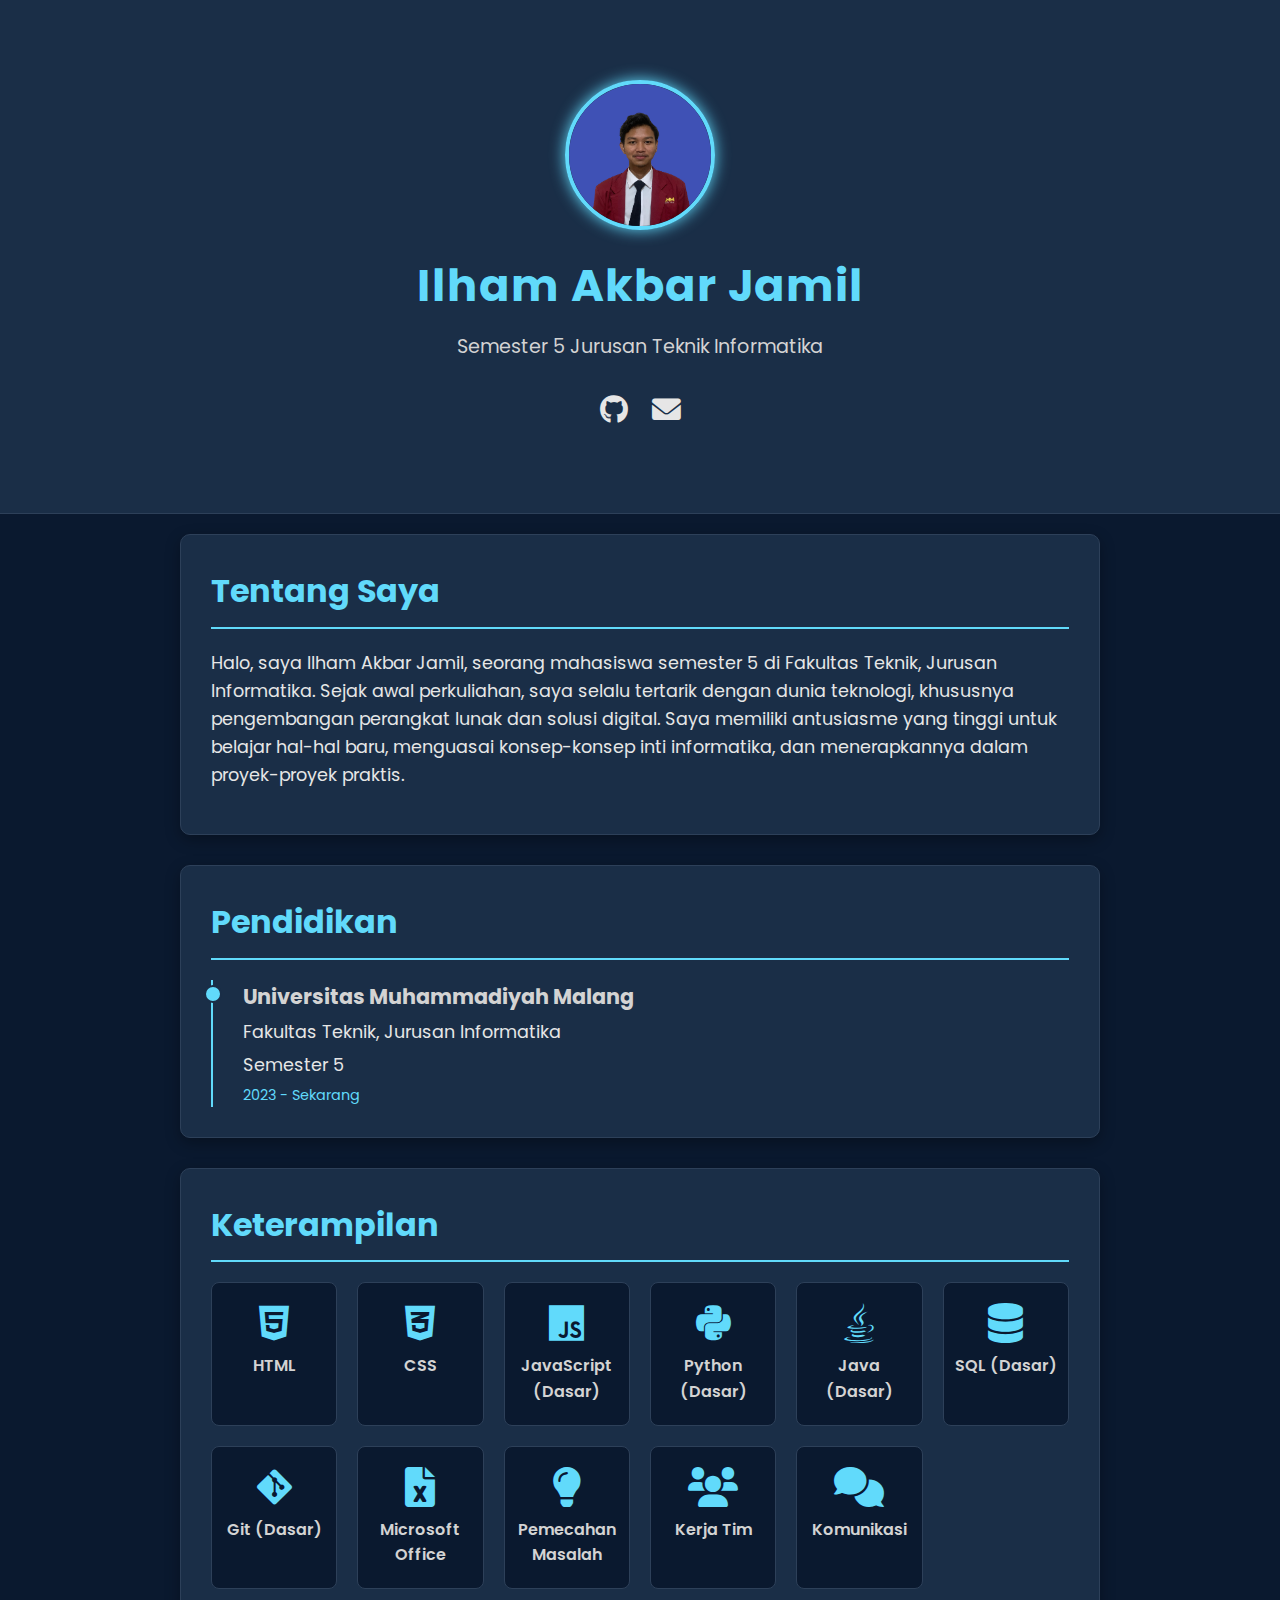
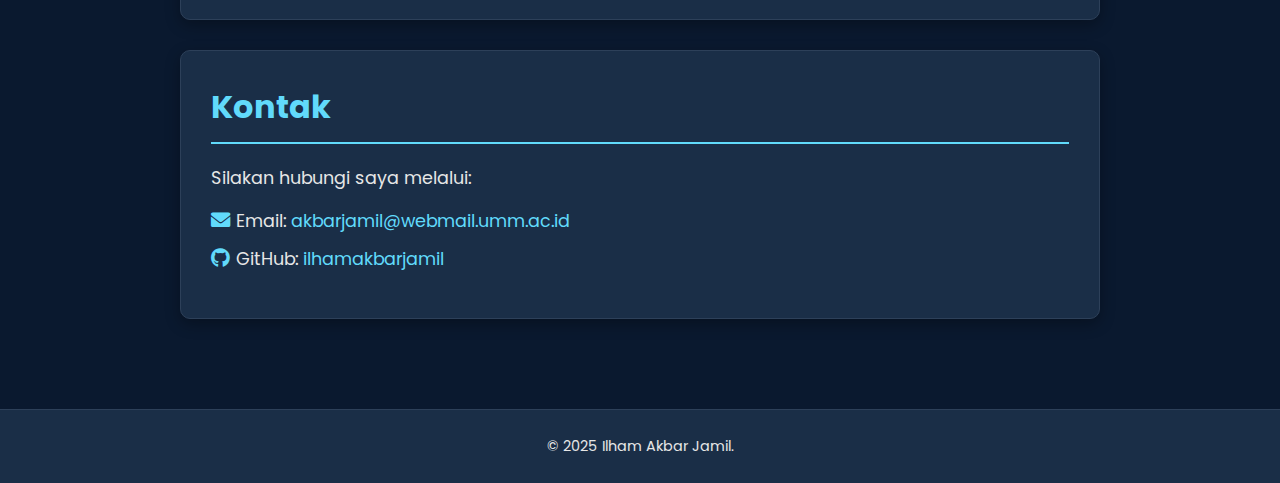
<file: tugas-3/index.html>
<!DOCTYPE html>
<html lang="id">
<head>
    <meta charset="UTF-8">
    <meta name="viewport" content="width=device-width, initial-scale=1.0">
    <title>CV Ilham Akbar Jamil</title>
    <link rel="stylesheet" href="style.css">
    <link href="https://fonts.googleapis.com/css2?family=Poppins:wght@300;400;600;700&display=swap" rel="stylesheet">
    <link rel="stylesheet" href="https://cdnjs.cloudflare.com/ajax/libs/font-awesome/6.0.0-beta3/css/all.min.css">
</head>
<body>
    <header class="hero">
        <div class="container">
            <div class="hero-content">
                <img src="assets/foto1.png" alt="Foto Profil Ilham Akbar Jamil" class="profile-img">
                <h1>Ilham Akbar Jamil</h1>
                <p>Semester 5 Jurusan Teknik Informatika</p>
                <div class="social-links">
                    <a href="#" target="_blank"><i class="fab fa-github"></i></a>
                    <!-- <a href="#" target="_blank"><i class="fab fa-linkedin"></i></a> -->
                    <a href="#" target="_blank"><i class="fas fa-envelope"></i></a>
                </div>
            </div>
        </div>
    </header>

    <main class="container">
        <section id="about" class="card">
            <h2>Tentang Saya</h2>
            <p>Halo, saya Ilham Akbar Jamil, seorang mahasiswa semester 5 di Fakultas Teknik, Jurusan Informatika. Sejak awal perkuliahan, saya selalu tertarik dengan dunia teknologi, 
                khususnya pengembangan perangkat lunak dan solusi digital. Saya memiliki antusiasme yang tinggi untuk belajar hal-hal baru, menguasai konsep-konsep inti informatika, dan 
                menerapkannya dalam proyek-proyek praktis.</p>
        </section>

        <section id="education" class="card">
            <h2>Pendidikan</h2>
            <div class="timeline-item">
                <h3>Universitas Muhammadiyah Malang</h3>
                <p>Fakultas Teknik, Jurusan Informatika</p>
                <p>Semester 5</p>
                <span class="timeline-date">2023 - Sekarang</span>
            </div>
        </section>

        <section id="skills" class="card">
            <h2>Keterampilan</h2>
            <div class="skills-grid">
                <div class="skill-item">
                    <i class="fab fa-html5"></i>
                    <span>HTML</span>
                </div>
                <div class="skill-item">
                    <i class="fab fa-css3-alt"></i>
                    <span>CSS</span>
                </div>
                <div class="skill-item">
                    <i class="fab fa-js"></i>
                    <span>JavaScript (Dasar)</span>
                </div>
                <div class="skill-item">
                    <i class="fab fa-python"></i>
                    <span>Python (Dasar)</span>
                </div>
                <div class="skill-item">
                    <i class="fab fa-java"></i>
                    <span>Java (Dasar)</span>
                </div>
                <div class="skill-item">
                    <i class="fas fa-database"></i>
                    <span>SQL (Dasar)</span>
                </div>
                <div class="skill-item">
                    <i class="fab fa-git-alt"></i>
                    <span>Git (Dasar)</span>
                </div>
                <div class="skill-item">
                    <i class="fas fa-file-excel"></i>
                    <span>Microsoft Office</span>
                </div>
                <div class="skill-item">
                    <i class="fas fa-lightbulb"></i>
                    <span>Pemecahan Masalah</span>
                </div>
                <div class="skill-item">
                    <i class="fas fa-users"></i>
                    <span>Kerja Tim</span>
                </div>
                <div class="skill-item">
                    <i class="fas fa-comments"></i>
                    <span>Komunikasi</span>
                </div>
            </div>
        </section>

        <section id="contact" class="card">
            <h2>Kontak</h2>
            <p>Silakan hubungi saya melalui:</p>
            <ul>
                <li><i class="fas fa-envelope"></i> Email: <a href="mailto:akbarjamil@webmail.umm.ac.id">akbarjamil@webmail.umm.ac.id</a></li>
                <!-- <li><i class="fab fa-linkedin"></i> LinkedIn: <a href="#" target="_blank">linkedin.com/in/ilhamakbarjamil</a></li> -->
                <li><i class="fab fa-github"></i> GitHub: <a href="https://github.com/ilhamakbarjamil" target="_blank">ilhamakbarjamil</a></li>
            </ul>
           
        </section>
    </main>

    <footer class="footer">
        <p>&copy; 2025 Ilham Akbar Jamil.</p>
    </footer>

    <script src="script.js"></script>
</body>
</html>
</file>
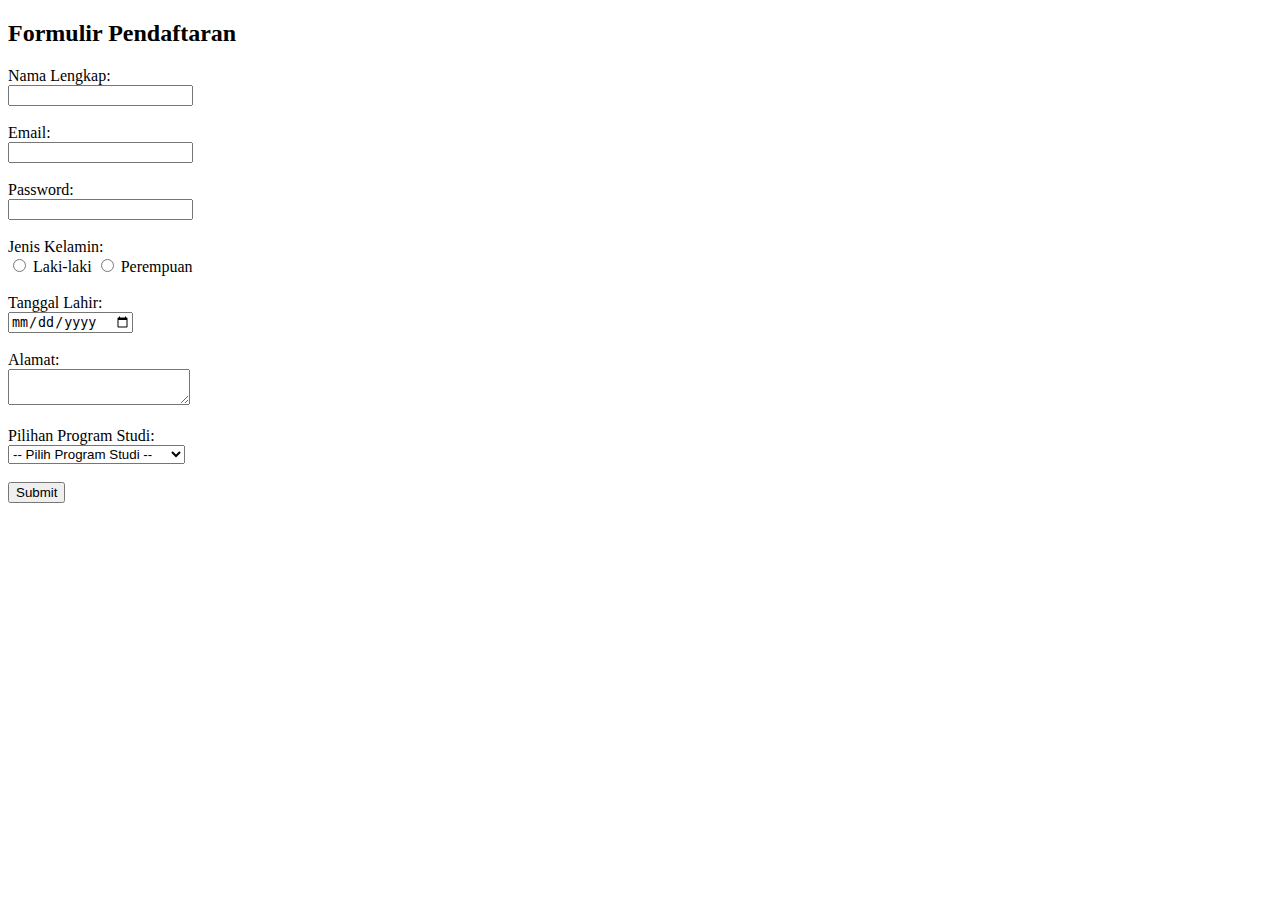
<file: tugas-1/assignment-1/index.html>
<!doctype html>
<html lang="id">
<head>
  <meta charset="utf-8">
  <meta name="viewport" content="width=device-width, initial-scale=1.0">
  <title>Formulir Pendaftaran</title>
</head>
<body>
  <h2>Formulir Pendaftaran</h2>
  <form>
    <label for="fullname">Nama Lengkap:</label><br>
    <input type="text" id="fullname" name="fullname" required><br><br>

    <label for="email">Email:</label><br>
    <input type="email" id="email" name="email" required><br><br>

    <label for="password">Password:</label><br>
    <input type="password" id="password" name="password" required><br><br>

    <label>Jenis Kelamin:</label><br>
    <input type="radio" id="male" name="gender" value="Laki-laki"> Laki-laki
    <input type="radio" id="female" name="gender" value="Perempuan"> Perempuan<br><br>

    <label for="dob">Tanggal Lahir:</label><br>
    <input type="date" id="dob" name="dob"><br><br>

    <label for="address">Alamat:</label><br>
    <textarea id="address" name="address"></textarea><br><br>

    <label for="program">Pilihan Program Studi:</label><br>
    <select id="program" name="program">
      <option value="">-- Pilih Program Studi --</option>
      <option value="Teknik Informatika">Teknik Informatika</option>
      <option value="Sistem Informasi">Sistem Informasi</option>
      <option value="Multimedia">Multimedia</option>
      <option value="Teknik Komputer Jaringan">Teknik Komputer Jaringan</option>
    </select><br><br>

    <button type="submit">Submit</button>
  </form>
</body>
</html>
</file>
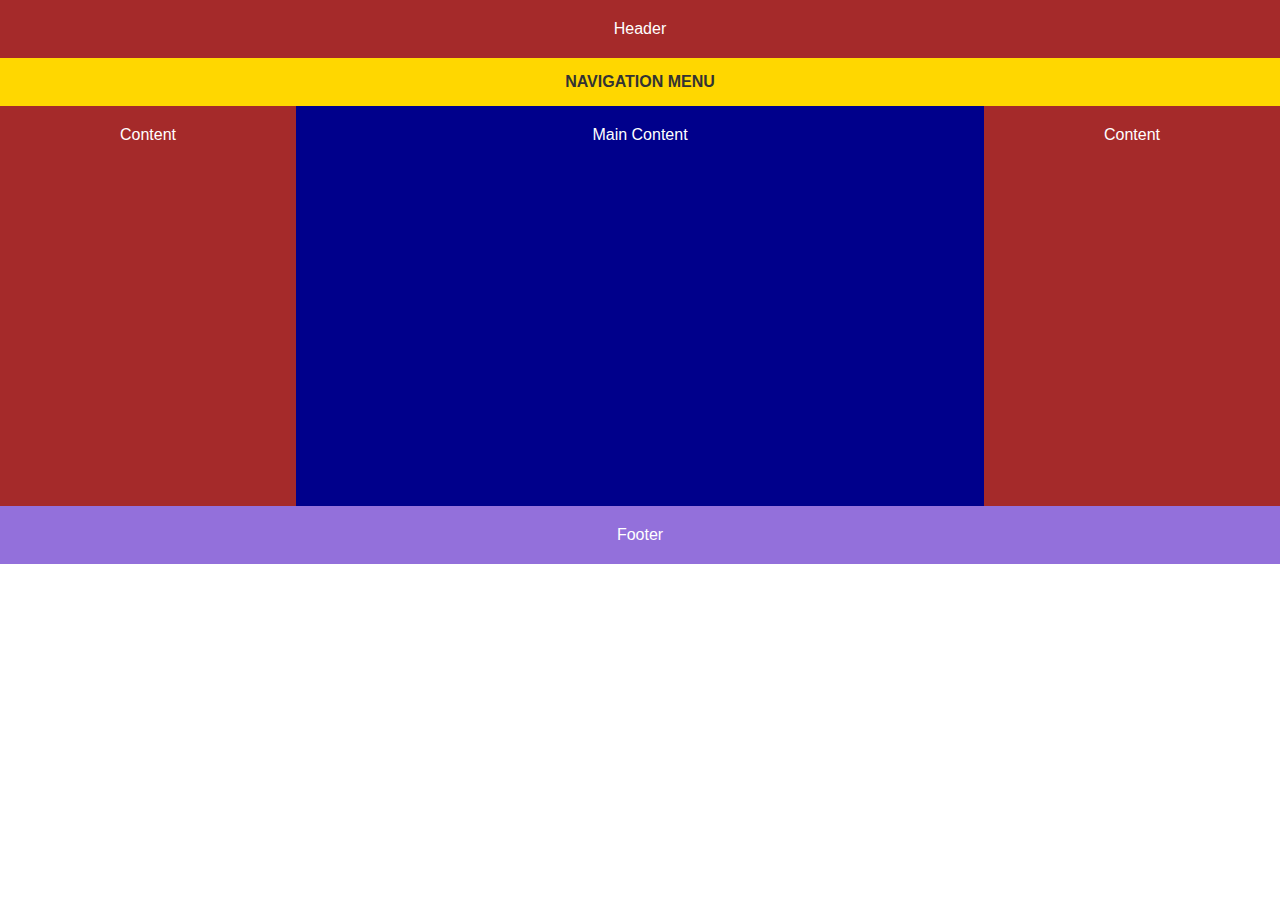
<file: tugas-2/manual/index.html>
<!DOCTYPE html>
<html lang="id">
<head>
    <meta charset="UTF-8">
    <meta name="viewport" content="width=device-width, initial-scale=1.0">
    <title>Desain 1 - Layout Wireframe</title>
    <link rel="stylesheet" href="style.css">
</head>
<body>
    <header>
        Header
    </header>

    <nav>
        NAVIGATION MENU
    </nav>

    <div class="content-wrapper">
        <aside class="content-kiri">
            Content
        </aside>

        <main class="main-content">
            Main Content
        </main>

        <aside class="content-kanan">
            Content
        </aside>
    </div>

    <footer>
        Footer
    </footer>
</body>
</html>
</file>
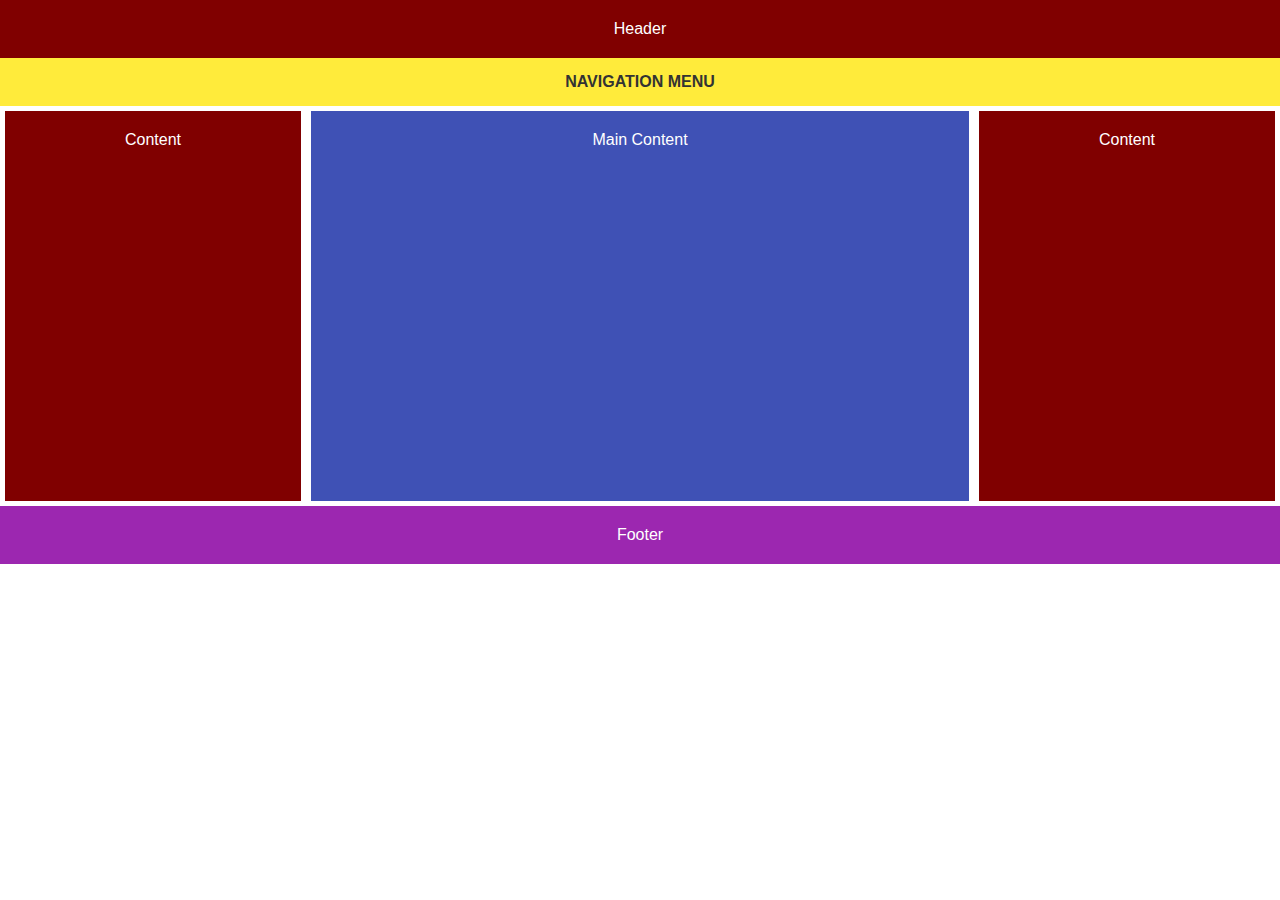
<file: tugas-2/versi_ai/index.html>
<!DOCTYPE html>
<html lang="id">
<head>
    <meta charset="UTF-8">
    <meta name="viewport" content="width=device-width, initial-scale=1.0">
    <title>Desain 2 - Hasil AI</title>
    <link rel="stylesheet" href="ai-style.css">
</head>
<body>
    <header class="ai-header">
        Header
    </header>

    <nav class="ai-nav">
        NAVIGATION MENU
    </nav>

    <div class="ai-content-wrapper">
        <aside class="ai-sidebar ai-left">
            Content
        </aside>

        <main class="ai-main-content">
            Main Content
        </main>

        <aside class="ai-sidebar ai-right">
            Content
        </aside>
    </div>

    <footer class="ai-footer">
        Footer
    </footer>
</body>
</html>
</file>
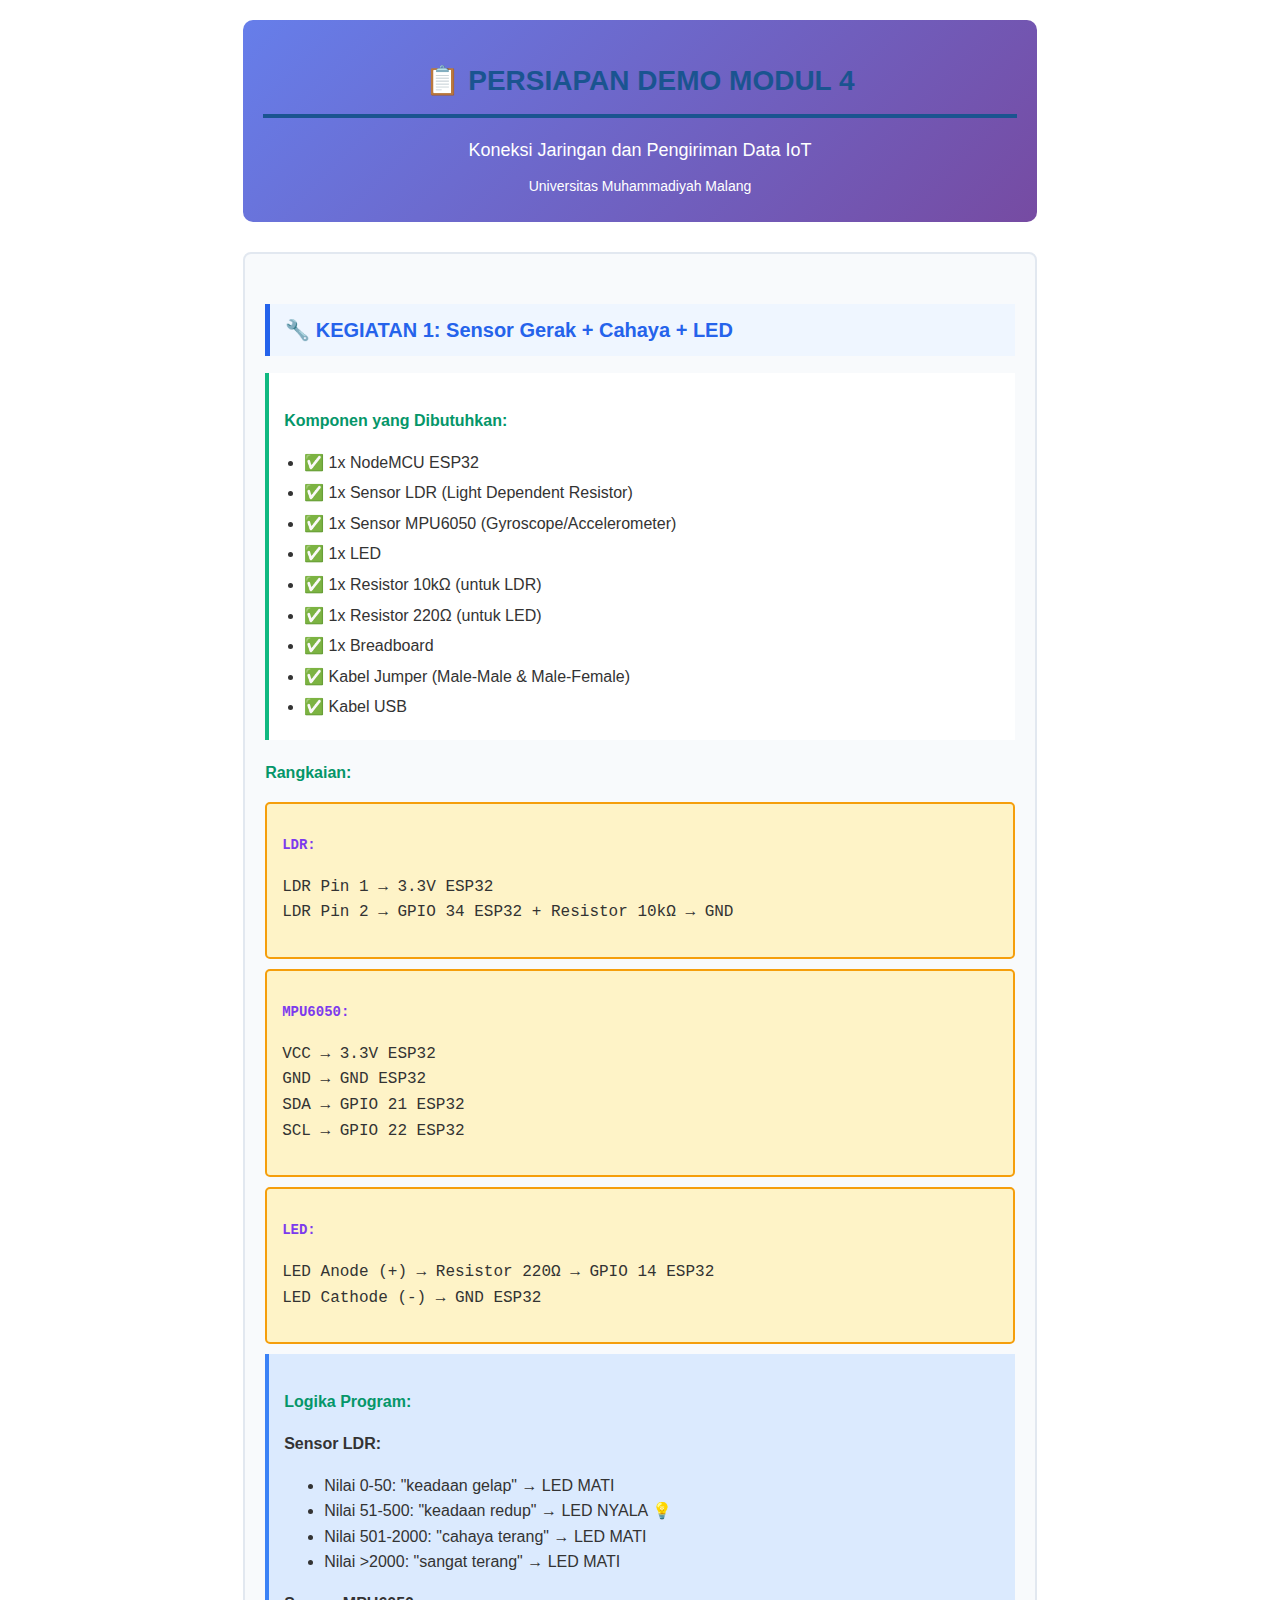
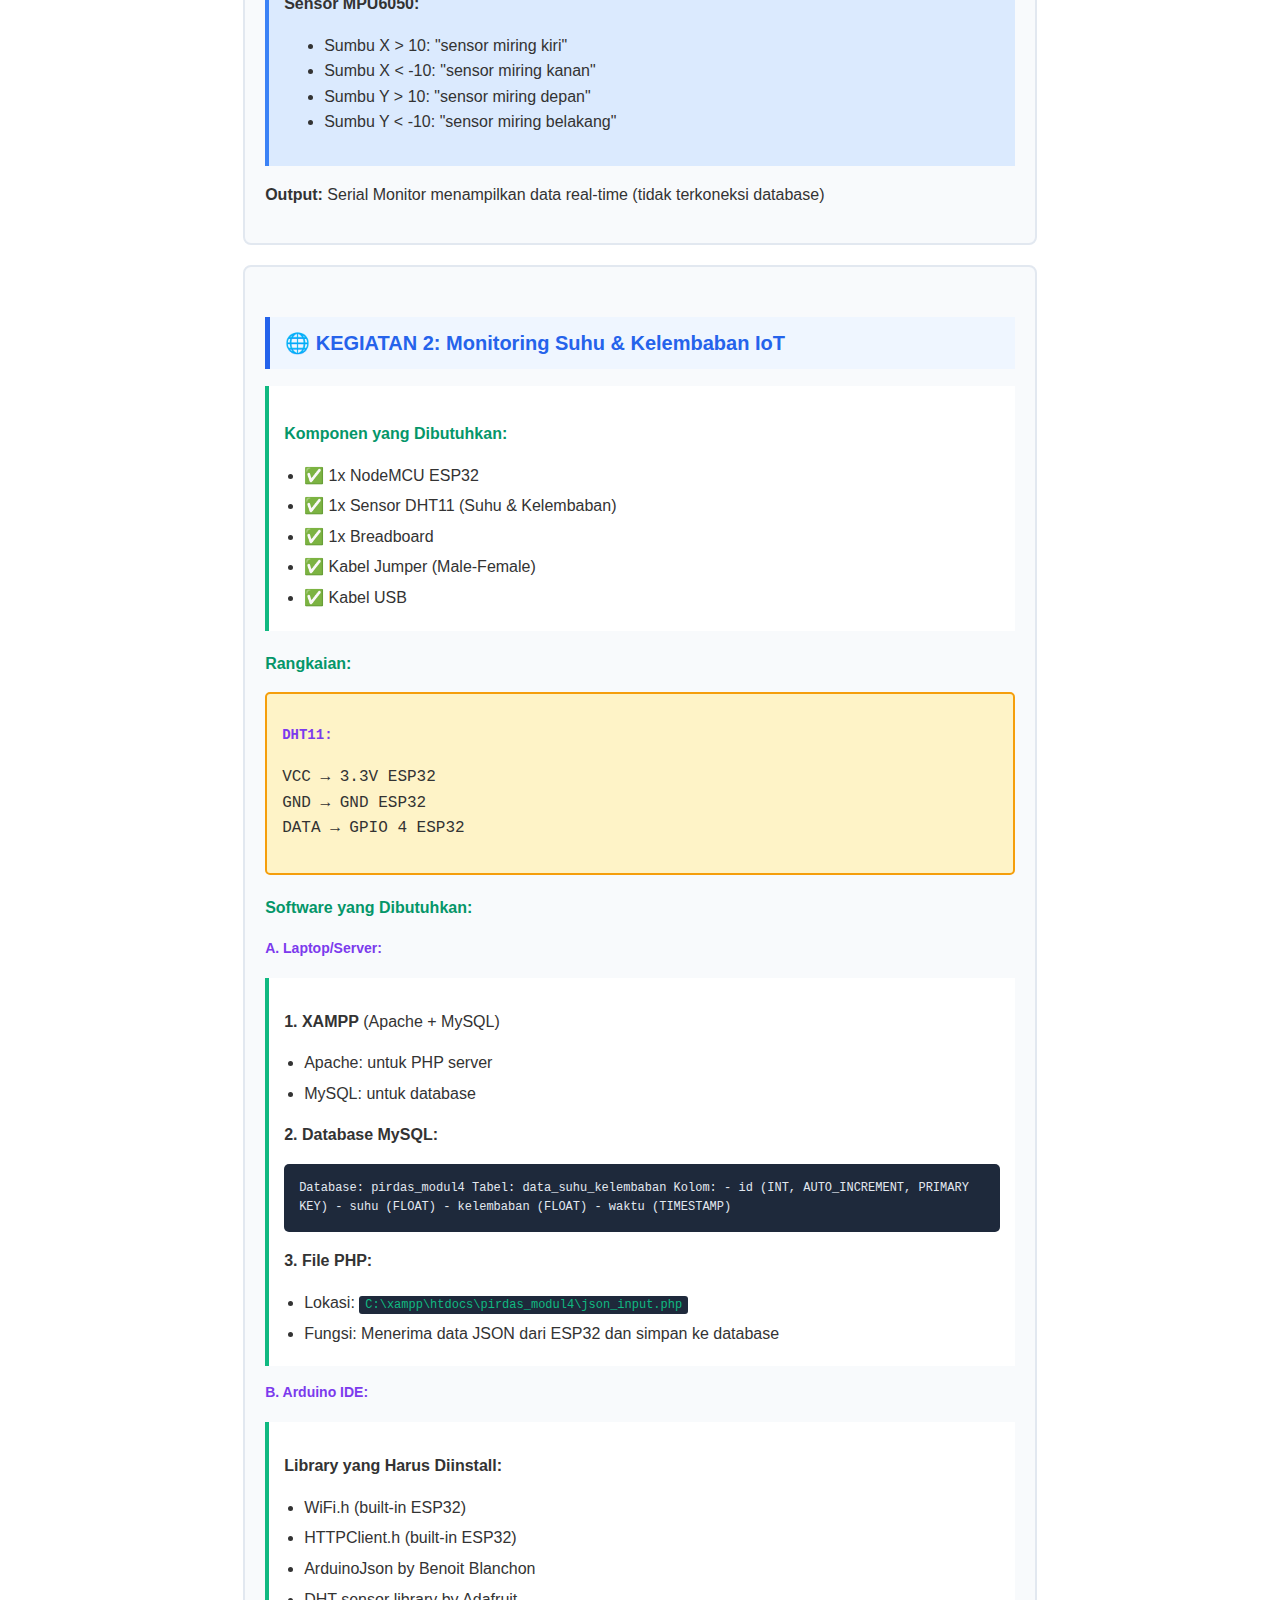
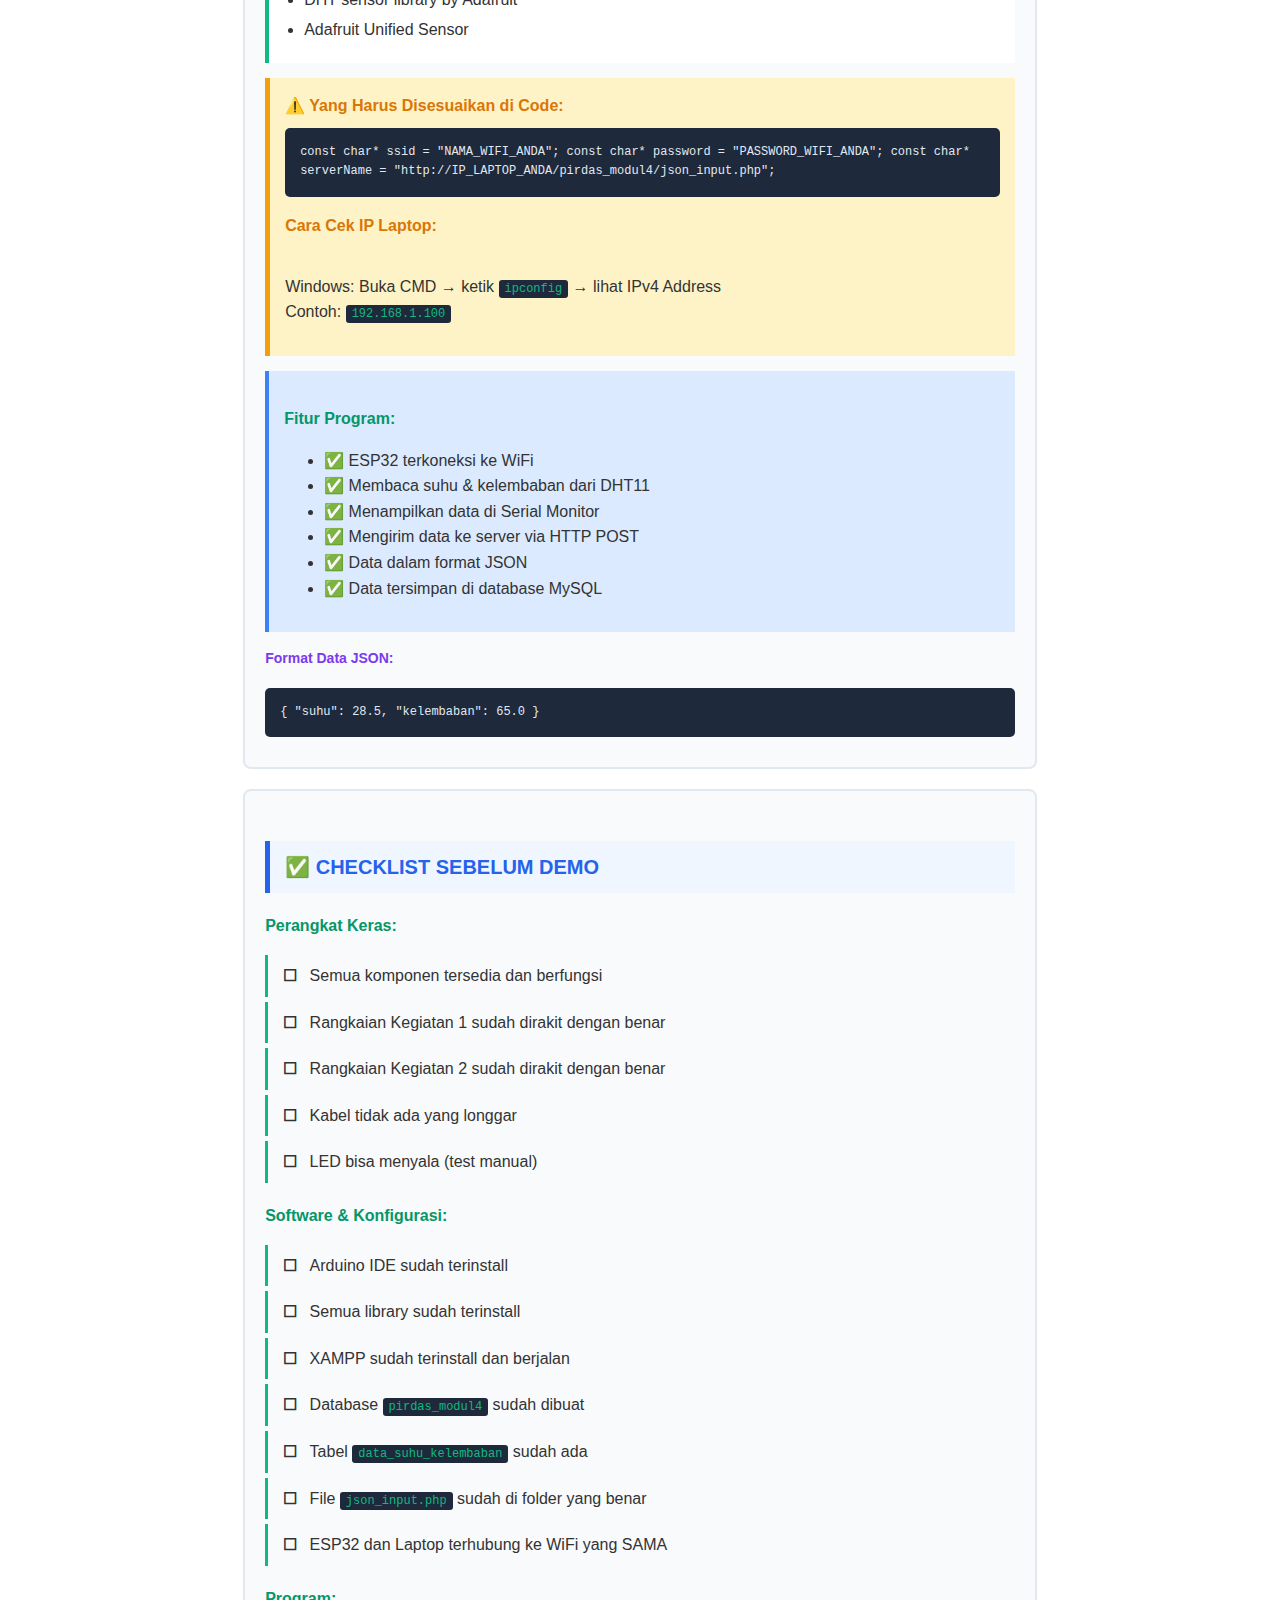
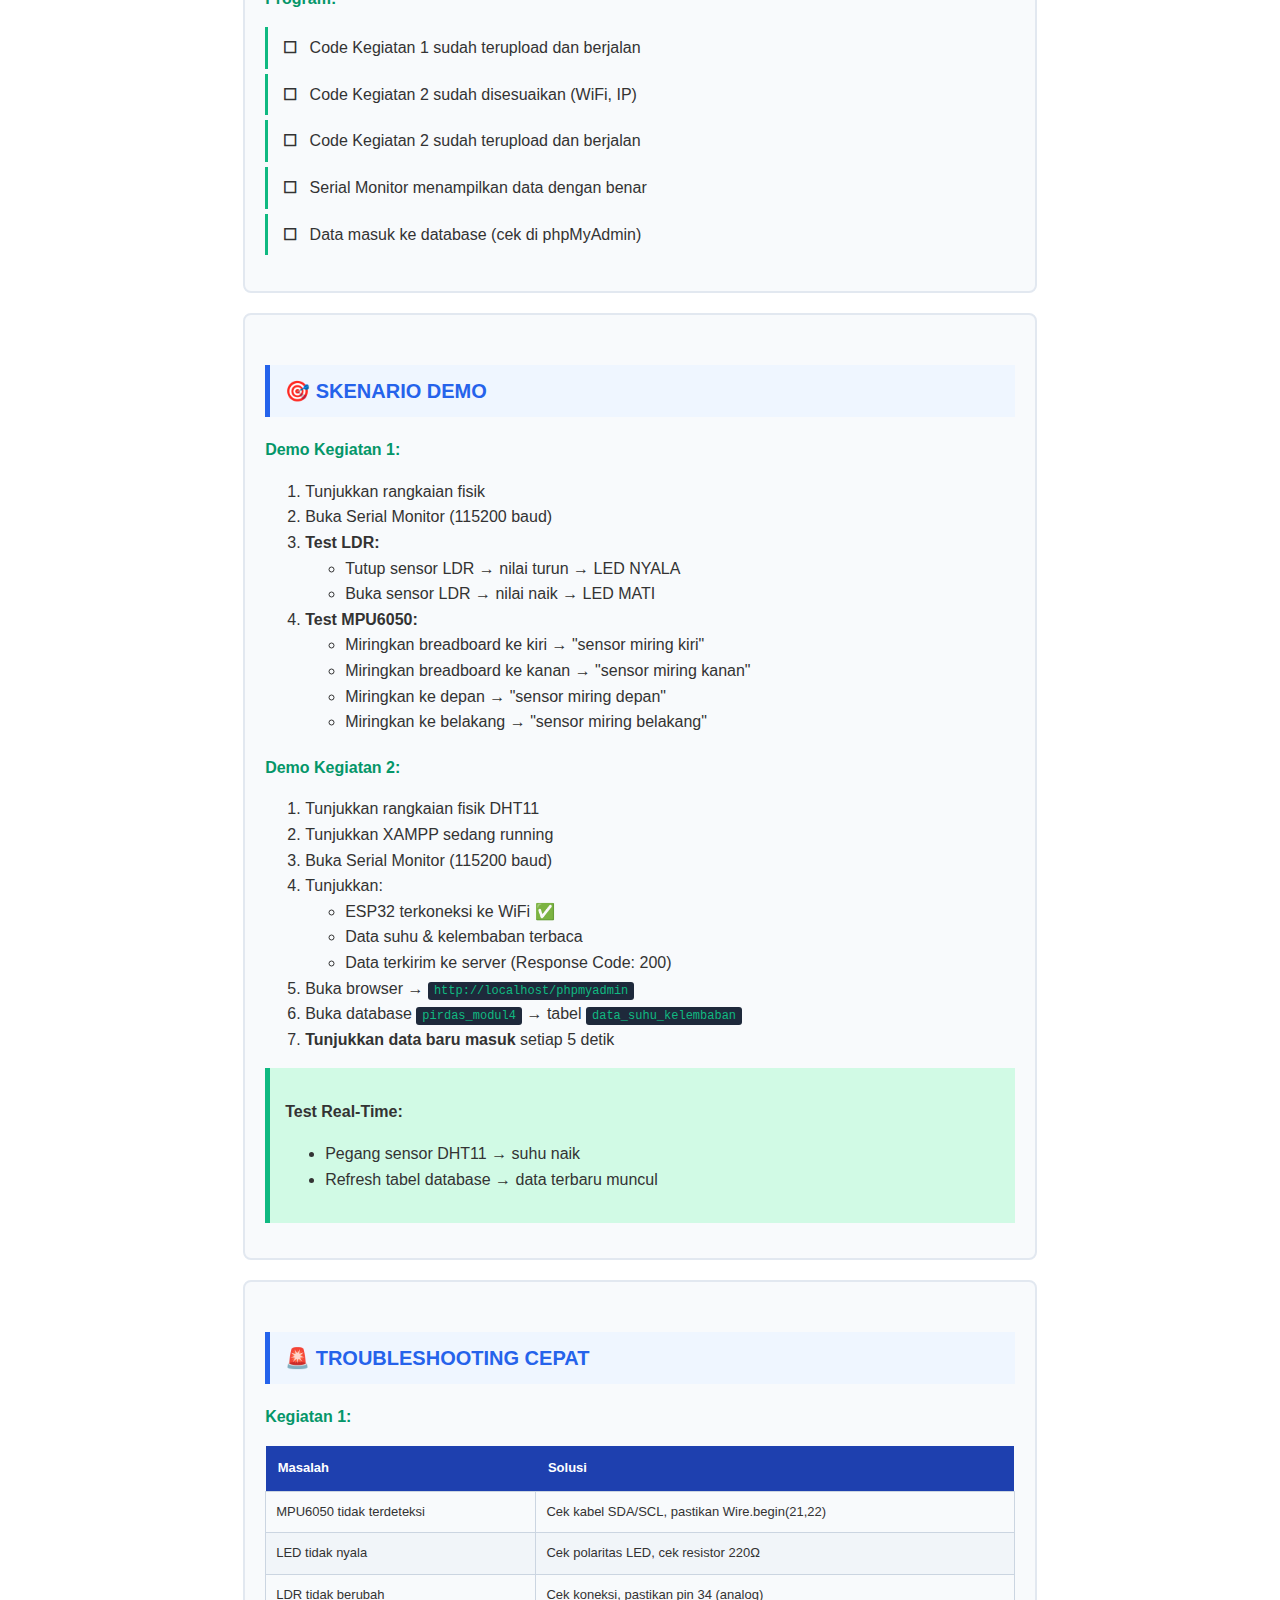
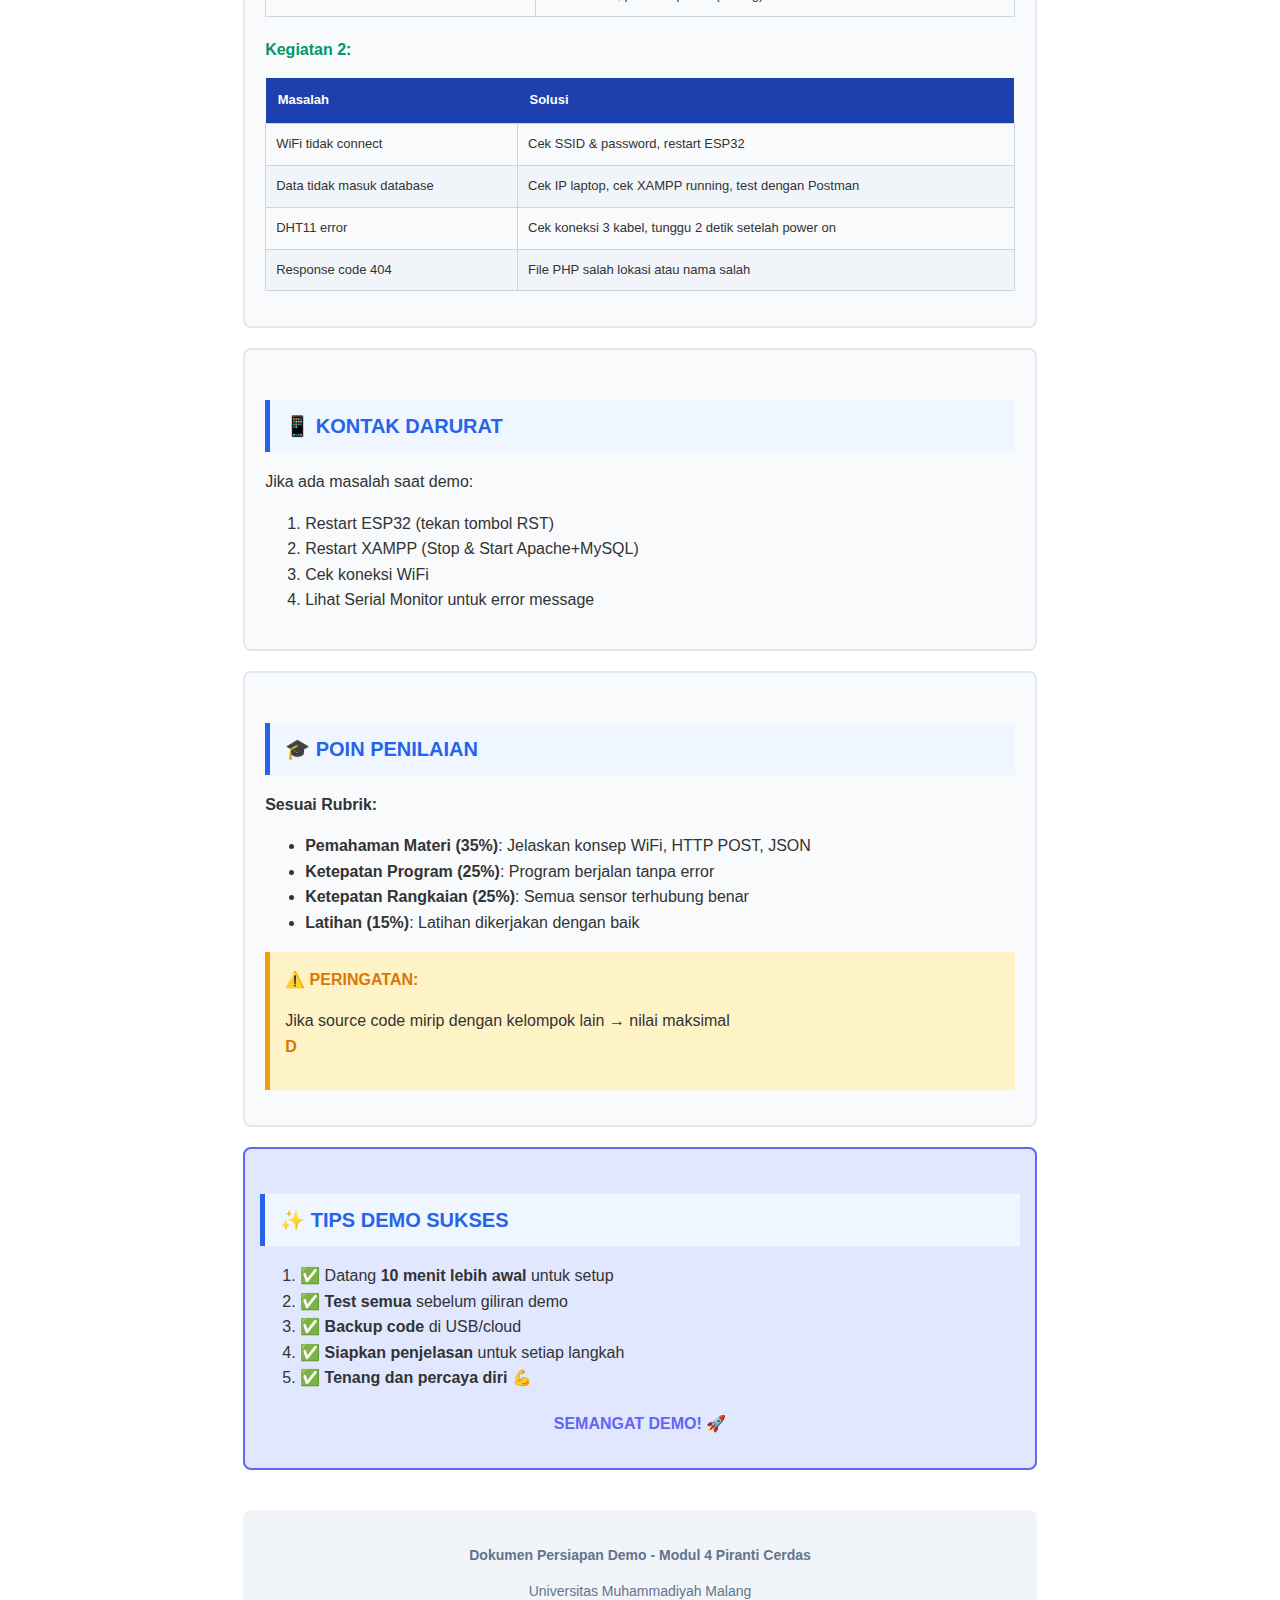
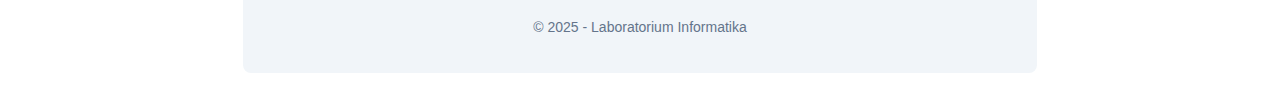
<file: sandi.html>
<!DOCTYPE html>
<html lang="id">
<head>
    <meta charset="UTF-8">
    <meta name="viewport" content="width=device-width, initial-scale=1.0">
    <title>Persiapan Demo Modul 4 - Piranti Cerdas</title>
    <style>
        @page {
            size: A4;
            margin: 2cm;
        }
        
        body {
            font-family: 'Segoe UI', Tahoma, Geneva, Verdana, sans-serif;
            line-height: 1.6;
            color: #333;
            max-width: 210mm;
            margin: 0 auto;
            padding: 20px;
            background: white;
        }
        
        h1 {
            color: #1a5490;
            border-bottom: 4px solid #1a5490;
            padding-bottom: 10px;
            font-size: 28px;
            text-align: center;
        }
        
        h2 {
            color: #2563eb;
            border-left: 5px solid #2563eb;
            padding-left: 15px;
            margin-top: 30px;
            font-size: 20px;
            background: #eff6ff;
            padding: 10px 15px;
        }
        
        h3 {
            color: #059669;
            font-size: 16px;
            margin-top: 20px;
        }
        
        h4 {
            color: #7c3aed;
            font-size: 14px;
            margin-top: 15px;
        }
        
        .header-box {
            background: linear-gradient(135deg, #667eea 0%, #764ba2 100%);
            color: white;
            padding: 20px;
            border-radius: 10px;
            text-align: center;
            margin-bottom: 30px;
        }
        
        .section {
            background: #f8fafc;
            border: 2px solid #e2e8f0;
            border-radius: 8px;
            padding: 20px;
            margin: 20px 0;
            page-break-inside: avoid;
        }
        
        .komponen-list {
            background: white;
            border-left: 4px solid #10b981;
            padding: 15px;
            margin: 10px 0;
        }
        
        .komponen-list ul {
            margin: 0;
            padding-left: 20px;
        }
        
        .komponen-list li {
            margin: 5px 0;
        }
        
        .rangkaian-box {
            background: #fef3c7;
            border: 2px solid #f59e0b;
            border-radius: 5px;
            padding: 15px;
            margin: 10px 0;
            font-family: 'Courier New', monospace;
        }
        
        .logika-box {
            background: #dbeafe;
            border-left: 4px solid #3b82f6;
            padding: 15px;
            margin: 10px 0;
        }
        
        table {
            width: 100%;
            border-collapse: collapse;
            margin: 15px 0;
            font-size: 13px;
        }
        
        table th {
            background: #1e40af;
            color: white;
            padding: 12px;
            text-align: left;
            font-weight: bold;
        }
        
        table td {
            border: 1px solid #cbd5e1;
            padding: 10px;
        }
        
        table tr:nth-child(even) {
            background: #f1f5f9;
        }
        
        .warning-box {
            background: #fef3c7;
            border-left: 5px solid #f59e0b;
            padding: 15px;
            margin: 15px 0;
        }
        
        .warning-box strong {
            color: #d97706;
            display: block;
            margin-bottom: 10px;
            font-size: 16px;
        }
        
        .success-box {
            background: #d1fae5;
            border-left: 5px solid #10b981;
            padding: 15px;
            margin: 15px 0;
        }
        
        .checklist {
            list-style: none;
            padding: 0;
        }
        
        .checklist li {
            padding: 8px;
            margin: 5px 0;
            border-left: 3px solid #10b981;
            padding-left: 15px;
        }
        
        .checklist li:before {
            content: "☐ ";
            font-weight: bold;
            margin-right: 8px;
        }
        
        code {
            background: #1e293b;
            color: #10b981;
            padding: 2px 6px;
            border-radius: 3px;
            font-family: 'Courier New', monospace;
            font-size: 12px;
        }
        
        .code-block {
            background: #1e293b;
            color: #e2e8f0;
            padding: 15px;
            border-radius: 5px;
            overflow-x: auto;
            margin: 10px 0;
            font-family: 'Courier New', monospace;
            font-size: 12px;
        }
        
        .tips-box {
            background: #e0e7ff;
            border: 2px solid #6366f1;
            border-radius: 8px;
            padding: 15px;
            margin: 15px 0;
        }
        
        .footer {
            text-align: center;
            margin-top: 40px;
            padding: 20px;
            background: #f1f5f9;
            border-radius: 8px;
            font-size: 14px;
            color: #64748b;
        }
        
        @media print {
            body {
                background: white;
            }
            .section {
                page-break-inside: avoid;
            }
        }
    </style>
</head>
<body>
    <div class="header-box">
        <h1>📋 PERSIAPAN DEMO MODUL 4</h1>
        <p style="font-size: 18px; margin: 10px 0;">Koneksi Jaringan dan Pengiriman Data IoT</p>
        <p style="font-size: 14px; margin: 5px 0;">Universitas Muhammadiyah Malang</p>
    </div>

    <!-- KEGIATAN 1 -->
    <div class="section">
        <h2>🔧 KEGIATAN 1: Sensor Gerak + Cahaya + LED</h2>
        
        <div class="komponen-list">
            <h3>Komponen yang Dibutuhkan:</h3>
            <ul>
                <li>✅ 1x NodeMCU ESP32</li>
                <li>✅ 1x Sensor LDR (Light Dependent Resistor)</li>
                <li>✅ 1x Sensor MPU6050 (Gyroscope/Accelerometer)</li>
                <li>✅ 1x LED</li>
                <li>✅ 1x Resistor 10kΩ (untuk LDR)</li>
                <li>✅ 1x Resistor 220Ω (untuk LED)</li>
                <li>✅ 1x Breadboard</li>
                <li>✅ Kabel Jumper (Male-Male & Male-Female)</li>
                <li>✅ Kabel USB</li>
            </ul>
        </div>

        <h3>Rangkaian:</h3>
        
        <div class="rangkaian-box">
            <h4>LDR:</h4>
            <p>LDR Pin 1 → 3.3V ESP32<br>
            LDR Pin 2 → GPIO 34 ESP32 + Resistor 10kΩ → GND</p>
        </div>

        <div class="rangkaian-box">
            <h4>MPU6050:</h4>
            <p>VCC → 3.3V ESP32<br>
            GND → GND ESP32<br>
            SDA → GPIO 21 ESP32<br>
            SCL → GPIO 22 ESP32</p>
        </div>

        <div class="rangkaian-box">
            <h4>LED:</h4>
            <p>LED Anode (+) → Resistor 220Ω → GPIO 14 ESP32<br>
            LED Cathode (-) → GND ESP32</p>
        </div>

        <div class="logika-box">
            <h3>Logika Program:</h3>
            <p><strong>Sensor LDR:</strong></p>
            <ul>
                <li>Nilai 0-50: "keadaan gelap" → LED MATI</li>
                <li>Nilai 51-500: "keadaan redup" → LED NYALA 💡</li>
                <li>Nilai 501-2000: "cahaya terang" → LED MATI</li>
                <li>Nilai >2000: "sangat terang" → LED MATI</li>
            </ul>
            
            <p><strong>Sensor MPU6050:</strong></p>
            <ul>
                <li>Sumbu X > 10: "sensor miring kiri"</li>
                <li>Sumbu X < -10: "sensor miring kanan"</li>
                <li>Sumbu Y > 10: "sensor miring depan"</li>
                <li>Sumbu Y < -10: "sensor miring belakang"</li>
            </ul>
        </div>

        <p><strong>Output:</strong> Serial Monitor menampilkan data real-time (tidak terkoneksi database)</p>
    </div>

    <!-- KEGIATAN 2 -->
    <div class="section">
        <h2>🌐 KEGIATAN 2: Monitoring Suhu & Kelembaban IoT</h2>
        
        <div class="komponen-list">
            <h3>Komponen yang Dibutuhkan:</h3>
            <ul>
                <li>✅ 1x NodeMCU ESP32</li>
                <li>✅ 1x Sensor DHT11 (Suhu & Kelembaban)</li>
                <li>✅ 1x Breadboard</li>
                <li>✅ Kabel Jumper (Male-Female)</li>
                <li>✅ Kabel USB</li>
            </ul>
        </div>

        <h3>Rangkaian:</h3>
        
        <div class="rangkaian-box">
            <h4>DHT11:</h4>
            <p>VCC → 3.3V ESP32<br>
            GND → GND ESP32<br>
            DATA → GPIO 4 ESP32</p>
        </div>

        <h3>Software yang Dibutuhkan:</h3>
        
        <h4>A. Laptop/Server:</h4>
        <div class="komponen-list">
            <p><strong>1. XAMPP</strong> (Apache + MySQL)</p>
            <ul>
                <li>Apache: untuk PHP server</li>
                <li>MySQL: untuk database</li>
            </ul>

            <p><strong>2. Database MySQL:</strong></p>
            <div class="code-block">
Database: pirdas_modul4
Tabel: data_suhu_kelembaban
Kolom:
  - id (INT, AUTO_INCREMENT, PRIMARY KEY)
  - suhu (FLOAT)
  - kelembaban (FLOAT)
  - waktu (TIMESTAMP)
            </div>

            <p><strong>3. File PHP:</strong></p>
            <ul>
                <li>Lokasi: <code>C:\xampp\htdocs\pirdas_modul4\json_input.php</code></li>
                <li>Fungsi: Menerima data JSON dari ESP32 dan simpan ke database</li>
            </ul>
        </div>

        <h4>B. Arduino IDE:</h4>
        <div class="komponen-list">
            <p><strong>Library yang Harus Diinstall:</strong></p>
            <ul>
                <li>WiFi.h (built-in ESP32)</li>
                <li>HTTPClient.h (built-in ESP32)</li>
                <li>ArduinoJson by Benoit Blanchon</li>
                <li>DHT sensor library by Adafruit</li>
                <li>Adafruit Unified Sensor</li>
            </ul>
        </div>

        <div class="warning-box">
            <strong>⚠️ Yang Harus Disesuaikan di Code:</strong>
            <div class="code-block">
const char* ssid = "NAMA_WIFI_ANDA";
const char* password = "PASSWORD_WIFI_ANDA";
const char* serverName = "http://IP_LAPTOP_ANDA/pirdas_modul4/json_input.php";
            </div>
            <p><strong>Cara Cek IP Laptop:</strong><br>
            Windows: Buka CMD → ketik <code>ipconfig</code> → lihat IPv4 Address<br>
            Contoh: <code>192.168.1.100</code></p>
        </div>

        <div class="logika-box">
            <h3>Fitur Program:</h3>
            <ul>
                <li>✅ ESP32 terkoneksi ke WiFi</li>
                <li>✅ Membaca suhu & kelembaban dari DHT11</li>
                <li>✅ Menampilkan data di Serial Monitor</li>
                <li>✅ Mengirim data ke server via HTTP POST</li>
                <li>✅ Data dalam format JSON</li>
                <li>✅ Data tersimpan di database MySQL</li>
            </ul>
        </div>

        <h4>Format Data JSON:</h4>
        <div class="code-block">
{
  "suhu": 28.5,
  "kelembaban": 65.0
}
        </div>
    </div>

    <!-- CHECKLIST -->
    <div class="section">
        <h2>✅ CHECKLIST SEBELUM DEMO</h2>
        
        <h3>Perangkat Keras:</h3>
        <ul class="checklist">
            <li>Semua komponen tersedia dan berfungsi</li>
            <li>Rangkaian Kegiatan 1 sudah dirakit dengan benar</li>
            <li>Rangkaian Kegiatan 2 sudah dirakit dengan benar</li>
            <li>Kabel tidak ada yang longgar</li>
            <li>LED bisa menyala (test manual)</li>
        </ul>

        <h3>Software & Konfigurasi:</h3>
        <ul class="checklist">
            <li>Arduino IDE sudah terinstall</li>
            <li>Semua library sudah terinstall</li>
            <li>XAMPP sudah terinstall dan berjalan</li>
            <li>Database <code>pirdas_modul4</code> sudah dibuat</li>
            <li>Tabel <code>data_suhu_kelembaban</code> sudah ada</li>
            <li>File <code>json_input.php</code> sudah di folder yang benar</li>
            <li>ESP32 dan Laptop terhubung ke WiFi yang SAMA</li>
        </ul>

        <h3>Program:</h3>
        <ul class="checklist">
            <li>Code Kegiatan 1 sudah terupload dan berjalan</li>
            <li>Code Kegiatan 2 sudah disesuaikan (WiFi, IP)</li>
            <li>Code Kegiatan 2 sudah terupload dan berjalan</li>
            <li>Serial Monitor menampilkan data dengan benar</li>
            <li>Data masuk ke database (cek di phpMyAdmin)</li>
        </ul>
    </div>

    <!-- SKENARIO DEMO -->
    <div class="section">
        <h2>🎯 SKENARIO DEMO</h2>
        
        <h3>Demo Kegiatan 1:</h3>
        <ol>
            <li>Tunjukkan rangkaian fisik</li>
            <li>Buka Serial Monitor (115200 baud)</li>
            <li><strong>Test LDR:</strong>
                <ul>
                    <li>Tutup sensor LDR → nilai turun → LED NYALA</li>
                    <li>Buka sensor LDR → nilai naik → LED MATI</li>
                </ul>
            </li>
            <li><strong>Test MPU6050:</strong>
                <ul>
                    <li>Miringkan breadboard ke kiri → "sensor miring kiri"</li>
                    <li>Miringkan breadboard ke kanan → "sensor miring kanan"</li>
                    <li>Miringkan ke depan → "sensor miring depan"</li>
                    <li>Miringkan ke belakang → "sensor miring belakang"</li>
                </ul>
            </li>
        </ol>

        <h3>Demo Kegiatan 2:</h3>
        <ol>
            <li>Tunjukkan rangkaian fisik DHT11</li>
            <li>Tunjukkan XAMPP sedang running</li>
            <li>Buka Serial Monitor (115200 baud)</li>
            <li>Tunjukkan:
                <ul>
                    <li>ESP32 terkoneksi ke WiFi ✅</li>
                    <li>Data suhu & kelembaban terbaca</li>
                    <li>Data terkirim ke server (Response Code: 200)</li>
                </ul>
            </li>
            <li>Buka browser → <code>http://localhost/phpmyadmin</code></li>
            <li>Buka database <code>pirdas_modul4</code> → tabel <code>data_suhu_kelembaban</code></li>
            <li><strong>Tunjukkan data baru masuk</strong> setiap 5 detik</li>
        </ol>

        <div class="success-box">
            <p><strong>Test Real-Time:</strong></p>
            <ul>
                <li>Pegang sensor DHT11 → suhu naik</li>
                <li>Refresh tabel database → data terbaru muncul</li>
            </ul>
        </div>
    </div>

    <!-- TROUBLESHOOTING -->
    <div class="section">
        <h2>🚨 TROUBLESHOOTING CEPAT</h2>
        
        <h3>Kegiatan 1:</h3>
        <table>
            <thead>
                <tr>
                    <th>Masalah</th>
                    <th>Solusi</th>
                </tr>
            </thead>
            <tbody>
                <tr>
                    <td>MPU6050 tidak terdeteksi</td>
                    <td>Cek kabel SDA/SCL, pastikan Wire.begin(21,22)</td>
                </tr>
                <tr>
                    <td>LED tidak nyala</td>
                    <td>Cek polaritas LED, cek resistor 220Ω</td>
                </tr>
                <tr>
                    <td>LDR tidak berubah</td>
                    <td>Cek koneksi, pastikan pin 34 (analog)</td>
                </tr>
            </tbody>
        </table>

        <h3>Kegiatan 2:</h3>
        <table>
            <thead>
                <tr>
                    <th>Masalah</th>
                    <th>Solusi</th>
                </tr>
            </thead>
            <tbody>
                <tr>
                    <td>WiFi tidak connect</td>
                    <td>Cek SSID & password, restart ESP32</td>
                </tr>
                <tr>
                    <td>Data tidak masuk database</td>
                    <td>Cek IP laptop, cek XAMPP running, test dengan Postman</td>
                </tr>
                <tr>
                    <td>DHT11 error</td>
                    <td>Cek koneksi 3 kabel, tunggu 2 detik setelah power on</td>
                </tr>
                <tr>
                    <td>Response code 404</td>
                    <td>File PHP salah lokasi atau nama salah</td>
                </tr>
            </tbody>
        </table>
    </div>

    <!-- KONTAK DARURAT -->
    <div class="section">
        <h2>📱 KONTAK DARURAT</h2>
        <p>Jika ada masalah saat demo:</p>
        <ol>
            <li>Restart ESP32 (tekan tombol RST)</li>
            <li>Restart XAMPP (Stop & Start Apache+MySQL)</li>
            <li>Cek koneksi WiFi</li>
            <li>Lihat Serial Monitor untuk error message</li>
        </ol>
    </div>

    <!-- POIN PENILAIAN -->
    <div class="section">
        <h2>🎓 POIN PENILAIAN</h2>
        <p><strong>Sesuai Rubrik:</strong></p>
        <ul>
            <li><strong>Pemahaman Materi (35%)</strong>: Jelaskan konsep WiFi, HTTP POST, JSON</li>
            <li><strong>Ketepatan Program (25%)</strong>: Program berjalan tanpa error</li>
            <li><strong>Ketepatan Rangkaian (25%)</strong>: Semua sensor terhubung benar</li>
            <li><strong>Latihan (15%)</strong>: Latihan dikerjakan dengan baik</li>
        </ul>
        
        <div class="warning-box">
            <strong>⚠️ PERINGATAN:</strong>
            <p>Jika source code mirip dengan kelompok lain → nilai maksimal <strong>D</strong></p>
        </div>
    </div>

    <!-- TIPS -->
    <div class="tips-box">
        <h2>✨ TIPS DEMO SUKSES</h2>
        <ol>
            <li>✅ Datang <strong>10 menit lebih awal</strong> untuk setup</li>
            <li>✅ <strong>Test semua</strong> sebelum giliran demo</li>
            <li>✅ <strong>Backup code</strong> di USB/cloud</li>
            <li>✅ <strong>Siapkan penjelasan</strong> untuk setiap langkah</li>
            <li>✅ <strong>Tenang dan percaya diri</strong> 💪</li>
        </ol>
        <h3 style="text-align: center; color: #6366f1; margin-top: 20px;">SEMANGAT DEMO! 🚀</h3>
    </div>

    <div class="footer">
        <p><strong>Dokumen Persiapan Demo - Modul 4 Piranti Cerdas</strong></p>
        <p>Universitas Muhammadiyah Malang</p>
        <p>© 2025 - Laboratorium Informatika</p>
    </div>
</body>
</html>
</file>
<file: tugas-3/style.css>
/* General Styling */
:root {
    --primary-color: #61DAFB; /* Cyan/Light Blue for accents */
    --secondary-color: #0A192F; /* Dark Blue for background */
    --text-color: #E6E6E6; /* Light Gray for general text */
    --header-color: #D3D3D3; /* Slightly darker light gray for headers */
    --card-bg: #1A2E47; /* Slightly lighter dark blue for card backgrounds */
    --border-color: #2D4059; /* Medium dark blue for borders */
    --link-color: var(--primary-color);
    --hover-color: #A0F0FE; /* Lighter cyan for hover */
    --shadow-color: rgba(0, 0, 0, 0.3);
}

* {
    box-sizing: border-box;
    margin: 0;
    padding: 0;
}

body {
    font-family: 'Poppins', sans-serif;
    line-height: 1.6;
    background-color: var(--secondary-color);
    color: var(--text-color);
    scroll-behavior: smooth;
}

.container {
    max-width: 960px;
    margin: 0 auto;
    padding: 20px;
}

/* Header (Hero Section) */
.hero {
    background: var(--card-bg);
    color: var(--text-color);
    padding: 60px 0;
    text-align: center;
    border-bottom: 1px solid var(--border-color);
}

.hero-content {
    display: flex;
    flex-direction: column;
    align-items: center;
}

.profile-img {
    width: 150px;
    height: 150px;
    border-radius: 50%;
    object-fit: cover;
    border: 4px solid var(--primary-color);
    margin-bottom: 20px;
    box-shadow: 0 0 15px var(--primary-color);
}

.hero h1 {
    font-size: 2.8em;
    margin-bottom: 10px;
    color: var(--primary-color);
    letter-spacing: 1px;
}

.hero p {
    font-size: 1.2em;
    margin-bottom: 25px;
    color: var(--header-color);
}

.social-links a {
    color: var(--text-color);
    font-size: 1.8em;
    margin: 0 10px;
    transition: color 0.3s ease;
}

.social-links a:hover {
    color: var(--primary-color);
}

/* Main Content - Cards */
main {
    padding: 40px 0;
}

.card {
    background-color: var(--card-bg);
    border-radius: 10px;
    padding: 30px;
    margin-bottom: 30px;
    box-shadow: 0 5px 15px var(--shadow-color);
    border: 1px solid var(--border-color);
    transition: transform 0.3s ease, box-shadow 0.3s ease;
}

.card:hover {
    transform: translateY(-5px);
    box-shadow: 0 8px 20px rgba(0, 0, 0, 0.5);
}

.card h2 {
    color: var(--primary-color);
    font-size: 2em;
    margin-bottom: 20px;
    border-bottom: 2px solid var(--primary-color);
    padding-bottom: 10px;
}

.card p, .card ul {
    font-size: 1.1em;
    color: var(--text-color);
    margin-bottom: 15px;
}

.card ul {
    list-style: none; /* Remove default list style */
    padding-left: 0;
}

.card ul li {
    margin-bottom: 10px;
    padding-left: 25px; /* Space for icon */
    position: relative;
}

.card ul li i {
    color: var(--primary-color);
    position: absolute;
    left: 0;
    top: 3px;
    font-size: 1.1em;
}

.card a {
    color: var(--link-color);
    text-decoration: none;
    transition: color 0.3s ease;
}

.card a:hover {
    color: var(--hover-color);
    text-decoration: underline;
}

/* Education Section Specific */
.timeline-item {
    padding-left: 30px;
    border-left: 2px solid var(--primary-color);
    position: relative;
    margin-bottom: 25px;
}

.timeline-item:last-child {
    margin-bottom: 0;
}

.timeline-item::before {
    content: '';
    position: absolute;
    left: -9px;
    top: 5px;
    width: 14px;
    height: 14px;
    background-color: var(--primary-color);
    border-radius: 50%;
    border: 2px solid var(--card-bg);
}

.timeline-item h3 {
    color: var(--header-color);
    margin-bottom: 5px;
    font-size: 1.3em;
}

.timeline-item p {
    margin-bottom: 5px;
    color: var(--text-color);
}

.timeline-date {
    font-size: 0.9em;
    color: var(--primary-color);
    display: block;
    margin-top: 5px;
}


/* Skills Section Specific */
.skills-grid {
    display: grid;
    grid-template-columns: repeat(auto-fit, minmax(120px, 1fr));
    gap: 20px;
    text-align: center;
}

.skill-item {
    background-color: var(--secondary-color);
    padding: 20px 10px;
    border-radius: 8px;
    border: 1px solid var(--border-color);
    transition: transform 0.3s ease, background-color 0.3s ease;
}

.skill-item:hover {
    transform: translateY(-5px);
    background-color: var(--border-color);
}

.skill-item i {
    font-size: 2.5em;
    color: var(--primary-color);
    margin-bottom: 10px;
}

.skill-item span {
    display: block;
    font-size: 1em;
    color: var(--header-color);
    font-weight: 600;
}


/* Footer */
.footer {
    text-align: center;
    padding: 25px;
    background-color: var(--card-bg);
    color: var(--text-color);
    border-top: 1px solid var(--border-color);
    font-size: 0.9em;
    margin-top: 40px;
}

.footer i {
    color: red; /* A little heart for fun */
}

/* Responsive Design */
@media (max-width: 768px) {
    .hero h1 {
        font-size: 2.2em;
    }

    .hero p {
        font-size: 1em;
    }

    .card {
        padding: 20px;
    }

    .card h2 {
        font-size: 1.8em;
    }

    .skills-grid {
        grid-template-columns: repeat(auto-fit, minmax(100px, 1fr));
    }

    .skill-item i {
        font-size: 2em;
    }
}

@media (max-width: 480px) {
    .container {
        padding: 15px;
    }

    .hero h1 {
        font-size: 1.8em;
    }

    .hero p {
        font-size: 0.9em;
    }

    .social-links a {
        font-size: 1.5em;
        margin: 0 8px;
    }

    .card h2 {
        font-size: 1.5em;
    }

    .card p, .card ul {
        font-size: 1em;
    }

    .skills-grid {
        grid-template-columns: repeat(auto-fit, minmax(80px, 1fr));
        gap: 15px;
    }
}
</file>
<file: tugas-2/manual/style.css>
body {
    font-family: Arial, sans-serif;
    margin: 0;
    text-align: center;
    color: white; 
}

header {
    background-color: #A52A2A; 
    padding: 20px;
}

nav {
    background-color: #FFD700; 
    padding: 15px;
    color: #333;
    font-weight: bold;
}

footer {
    background-color: #9370DB; 
    padding: 20px;
}

.content-wrapper {
    display: flex; 
    min-height: 400px; 
}

.content-kiri,
.content-kanan {
    background-color: #A52A2A; 
    padding: 20px;
    width: 20%; 
}

.main-content {
    background-color: #00008B; 
    padding: 20px;
    flex-grow: 1; 
}
</file>
<file: tugas-2/versi_ai/ai-style.css>
body {
    font-family: Arial, sans-serif;
    margin: 0;
    text-align: center;
    color: white; 
}

.ai-header {
    background-color: #800000;
    padding: 20px;
}

.ai-nav {
    background-color: #FFEB3B;
    padding: 15px;
    color: #333;
    font-weight: bold;
}

.ai-footer {
    background-color: #9C27B0;
    padding: 20px;
}

.ai-content-wrapper {
    display: flex;
    min-height: 400px;
}

.ai-sidebar, 
.ai-main-content {
    transition: transform 0.3s ease-in-out, box-shadow 0.3s ease-in-out;
    cursor: pointer;
    margin: 5px;
}

.ai-sidebar {
    background-color: #800000;
    padding: 20px;
    width: 20%;
}

.ai-main-content {
    background-color: #3F51B5;
    padding: 20px;
    flex-grow: 1; 
}

.ai-sidebar:hover,
.ai-main-content:hover {
    transform: scale(1.03); 
    box-shadow: 0 10px 20px rgba(0, 0, 0, 0.5); 
    z-index: 10;
}
</file>
